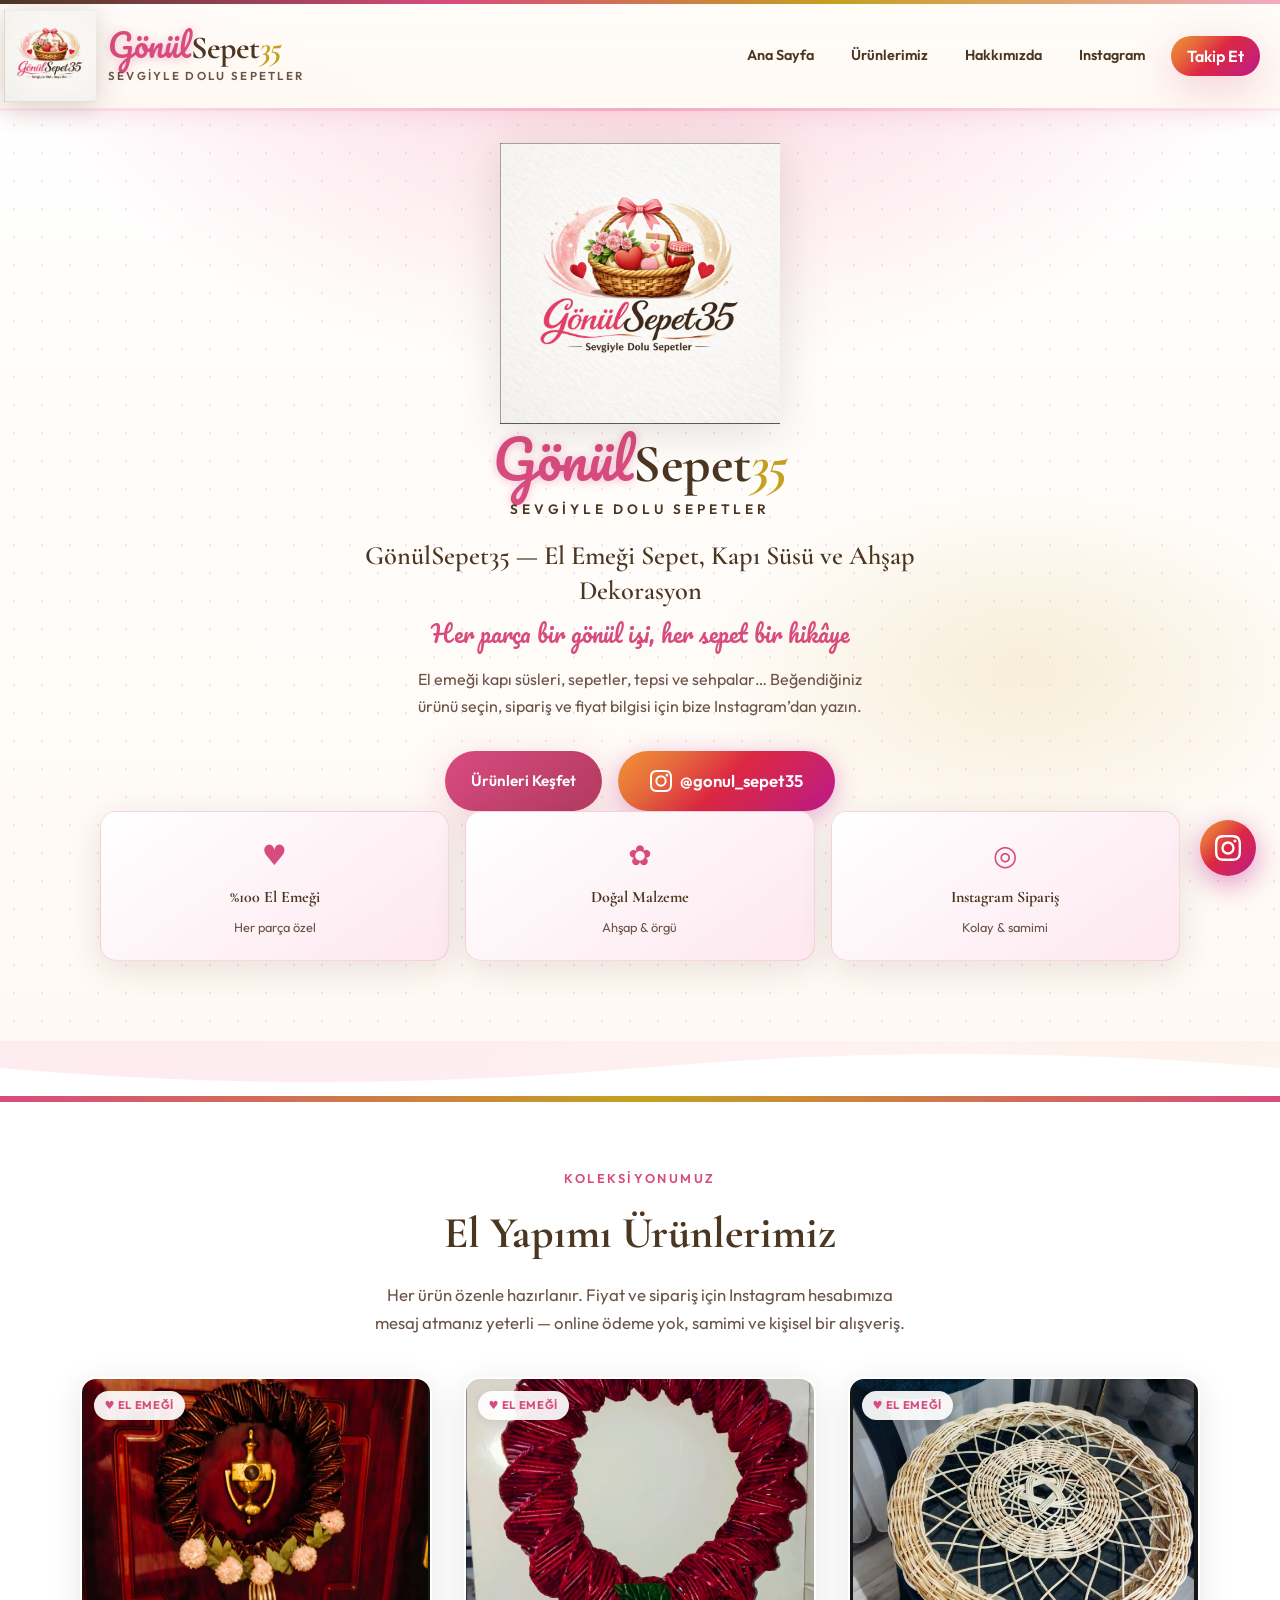
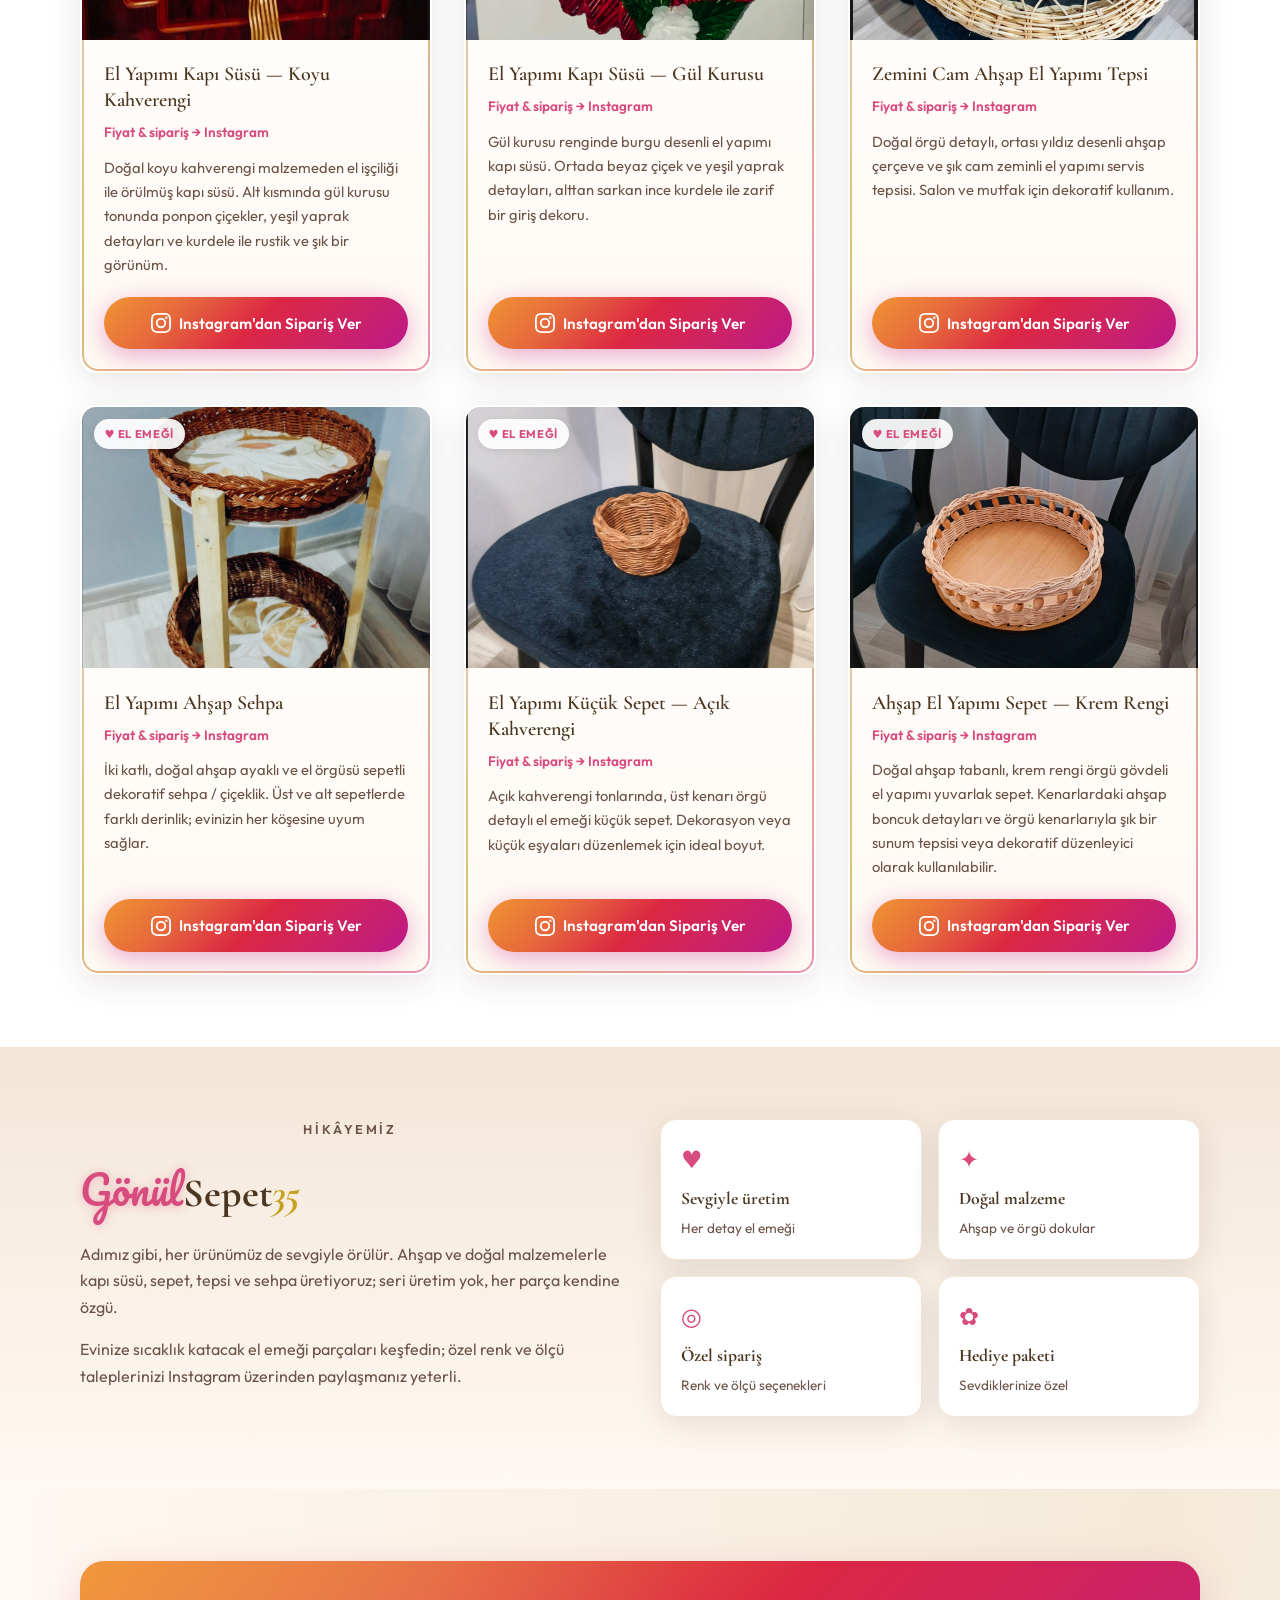
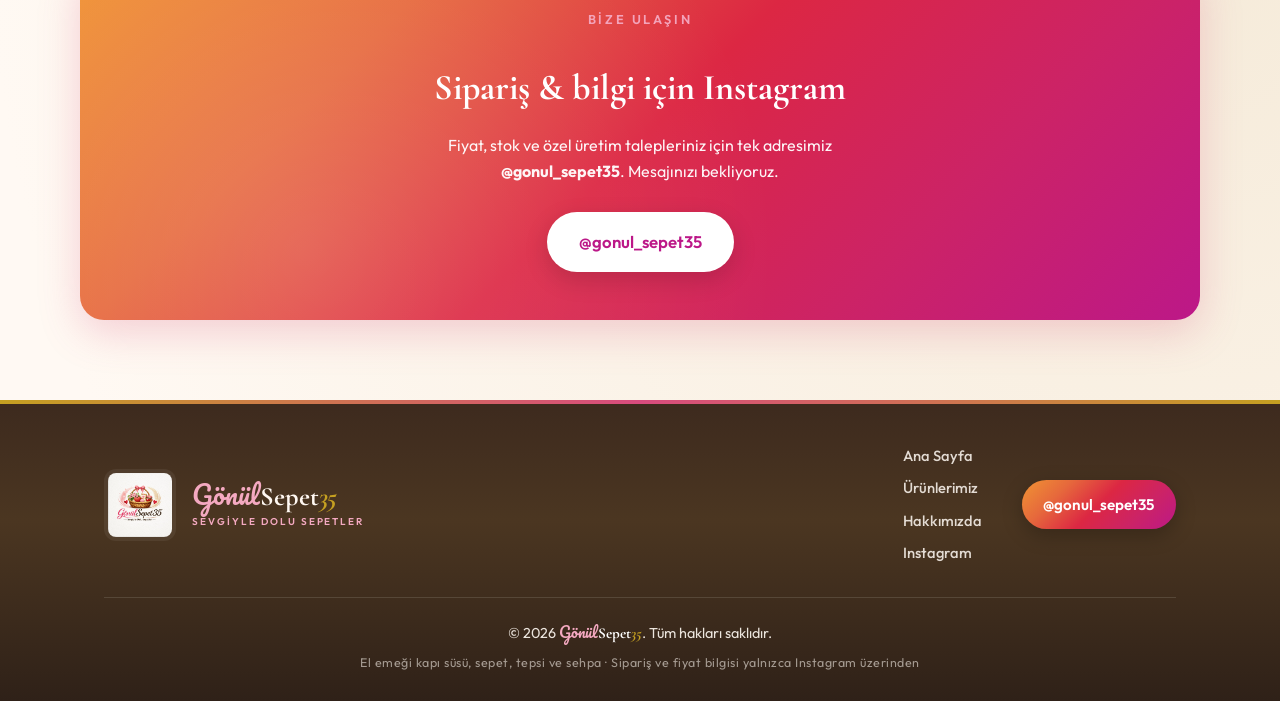
<file: index.html>
<!DOCTYPE html>
<html lang="tr">
  <head>
    <meta charset="UTF-8" />
    <meta http-equiv="Content-Type" content="text/html; charset=UTF-8" />
    <meta name="google-site-verification" content="9hjDCKHEeO-C4iwMTNm9UfPJUq6JyM779s9bv1-FXoI" />
    <meta name="viewport" content="width=device-width, initial-scale=1.0" />
    <!-- GitHub Pages yayın adresinizi aşağıdaki SITE_URL ile değiştirin -->
    <!-- SITE_URL: https://KULLANICIADI.github.io/el-emegi-sepet/ -->
    <meta
      name="description"
      content="GönülSepet35 — El emeği ahşap sepet, kapı süsü, cam zeminli tepsi ve sehpa. İzmir ve Türkiye geneli sipariş için Instagram @gonul_sepet35."
    />
    <meta
      name="keywords"
      content="GönülSepet35, el emeği sepet, ahşap sepet, kapı süsü, el yapımı tepsi, ahşap sehpa, gönül sepet, hasır sepet, hediye sepeti, Instagram sipariş"
    />
    <meta name="author" content="GönülSepet35" />
    <meta name="robots" content="index, follow" />
    <meta name="googlebot" content="index, follow" />
    <meta name="theme-color" content="#4b3621" />
    <link rel="canonical" href="https://gonulsepet35.github.io/el-emegi-sepet/" id="canonical-link" />
    <meta property="og:type" content="website" />
    <meta property="og:locale" content="tr_TR" />
    <meta property="og:site_name" content="GönülSepet35" />
    <meta
      property="og:title"
      content="GönülSepet35 | El Emeği Sepet, Kapı Süsü ve Dekoratif Ürünler"
    />
    <meta
      property="og:description"
      content="Sevgiyle dolu el emeği ürünler. Kapı süsü, sepet, tepsi ve sehpa. Sipariş ve fiyat için @gonul_sepet35 Instagram."
    />
    <meta
      property="og:image"
      content="https://gonulsepet35.github.io/el-emegi-sepet/images/logo.png"
    />
    <meta name="twitter:card" content="summary_large_image" />
    <meta name="twitter:title" content="GönülSepet35 | Sevgiyle Dolu Sepetler" />
    <meta
      name="twitter:description"
      content="El emeği ahşap sepet ve dekoratif ürünler. Sipariş: @gonul_sepet35"
    />
    <title>GönülSepet35 | El Emeği Sepet, Kapı Süsü ve Ahşap Ürünler</title>
    <link rel="preconnect" href="https://fonts.googleapis.com" />
    <link rel="preconnect" href="https://fonts.gstatic.com" crossorigin />
    <link
      href="https://fonts.googleapis.com/css2?family=Cormorant+Garamond:wght@500;600;700&family=Outfit:wght@400;500;600;700&family=Pacifico&display=swap"
      rel="stylesheet"
    />
    <link rel="stylesheet" href="style.css" />
    <link rel="icon" href="images/logo.png" type="image/png" />
    <link rel="apple-touch-icon" href="images/logo.png" />
    <script type="application/ld+json" id="schema-isletme">
      {
        "@context": "https://schema.org",
        "@type": "LocalBusiness",
        "name": "GönülSepet35",
        "description": "El emeği ahşap sepet, kapı süsü, cam zeminli tepsi ve ahşap sehpa üretimi. Sipariş Instagram üzerinden.",
        "image": "images/logo.png",
        "url": "https://gonulsepet35.github.io/el-emegi-sepet/",
        "sameAs": [
          "https://www.instagram.com/gonul_sepet35/"
        ],
        "areaServed": {
          "@type": "Country",
          "name": "Türkiye"
        },
        "knowsAbout": [
          "el emeği sepet",
          "kapı süsü",
          "ahşap tepsi",
          "ahşap sehpa",
          "hediye sepeti"
        ]
      }
    </script>
    <script type="application/ld+json">
      {
        "@context": "https://schema.org",
        "@type": "ItemList",
        "name": "GönülSepet35 Ürünleri",
        "itemListElement": [
          {
            "@type": "ListItem",
            "position": 1,
            "name": "El Yapımı Kapı Süsü Koyu Kahverengi"
          },
          {
            "@type": "ListItem",
            "position": 2,
            "name": "El Yapımı Kapı Süsü Gül Kurusu"
          },
          {
            "@type": "ListItem",
            "position": 3,
            "name": "Zemini Cam Ahşap El Yapımı Tepsi"
          },
          {
            "@type": "ListItem",
            "position": 4,
            "name": "El Yapımı Ahşap Sehpa"
          },
          {
            "@type": "ListItem",
            "position": 5,
            "name": "El Yapımı Küçük Sepet Açık Kahverengi"
          },
          {
            "@type": "ListItem",
            "position": 6,
            "name": "Ahşap El Yapımı Sepet Krem Rengi"
          }
        ]
      }
    </script>
  </head>
  <body>
    <div class="dekor dekor--sol" aria-hidden="true"></div>
    <div class="dekor dekor--sag" aria-hidden="true"></div>
    <div class="kalp kalp--1" aria-hidden="true">♥</div>
    <div class="kalp kalp--2" aria-hidden="true">♥</div>
    <div class="kalp kalp--3" aria-hidden="true">✦</div>

    <header class="header">
      <div class="header-cizgi" aria-hidden="true"></div>
      <div class="header-inner">
        <a href="#anasayfa" class="logo-block">
          <img
            src="images/logo.png"
            alt=""
            class="logo-img"
            alt="GönülSepet35 el emeği sepet ve kapı süsü"
            width="220"
            height="92"
          />
          <span class="logo-yazi">
            <span class="marka marka--header" aria-label="GönülSepet35">
              <span class="marka-gonul">Gönül</span><span class="marka-sepet">Sepet</span><span class="marka-num">35</span>
            </span>
            <span class="marka-slogan marka-slogan--header">Sevgiyle Dolu Sepetler</span>
          </span>
        </a>
        <button
          type="button"
          class="menu-toggle"
          aria-label="Menüyü aç/kapat"
          aria-expanded="false"
        >
          <span></span>
          <span></span>
          <span></span>
        </button>
        <nav class="nav" aria-label="Ana menü">
          <a href="#anasayfa">Ana Sayfa</a>
          <a href="#urunler">Ürünlerimiz</a>
          <a href="#hakkimizda">Hakkımızda</a>
          <a href="#instagram">Instagram</a>
          <a
            href="https://www.instagram.com/gonul_sepet35?igsh=MTEwN25yNndoY3p3ZQ=="
            class="nav-ig"
            data-instagram
            target="_blank"
            rel="noopener noreferrer"
            >Takip Et</a
          >
        </nav>
      </div>
    </header>

    <main>
      <section id="anasayfa" class="hero">
        <div class="hero-inner fade-in">
          <img
            src="images/logo.png"
            alt=""
            class="hero-logo"
            width="320"
            height="320"
            aria-hidden="true"
          />
          <div class="hero-marka-wrap">
            <span class="marka marka--hero" aria-label="GönülSepet35">
              <span class="marka-gonul">Gönül</span><span class="marka-sepet">Sepet</span><span class="marka-num">35</span>
            </span>
            <span class="marka-slogan marka-slogan--hero">Sevgiyle Dolu Sepetler</span>
          </div>
          <h1 class="hero-baslik">
            GönülSepet35 — El Emeği Sepet, Kapı Süsü ve Ahşap Dekorasyon
          </h1>
          <p class="hero-alt-baslik">Her parça bir gönül işi, her sepet bir hikâye</p>
          <p class="hero-metin">
            El emeği kapı süsleri, sepetler, tepsi ve sehpalar… Beğendiğiniz ürünü
            seçin, sipariş ve fiyat bilgisi için bize Instagram’dan yazın.
          </p>
          <div class="hero-butonlar">
            <a href="#urunler" class="btn btn-primary">Ürünleri Keşfet</a>
            <a
              href="https://www.instagram.com/gonul_sepet35?igsh=MTEwN25yNndoY3p3ZQ=="
              class="btn btn-instagram btn-instagram--buyuk"
              data-instagram
              target="_blank"
              rel="noopener noreferrer"
            >
              <svg class="btn-ig-icon" viewBox="0 0 24 24" aria-hidden="true" width="22" height="22"><path fill="currentColor" d="M12 2.163c3.204 0 3.584.012 4.85.07 3.252.148 4.771 1.691 4.919 4.919.058 1.265.069 1.645.069 4.849 0 3.205-.012 3.584-.069 4.849-.149 3.225-1.664 4.771-4.919 4.919-1.266.058-1.644.07-4.85.07-3.204 0-3.584-.012-4.849-.07-3.26-.149-4.771-1.699-4.919-4.92-.058-1.265-.07-1.644-.07-4.849 0-3.204.013-3.583.07-4.849.149-3.227 1.664-4.771 4.919-4.919 1.266-.057 1.645-.069 4.849-.069zM12 0C8.741 0 8.333.014 7.053.072 2.695.272.273 2.69.073 7.052.014 8.333 0 8.741 0 12c0 3.259.014 3.668.072 4.948.2 4.358 2.618 6.78 6.98 6.98C8.333 23.986 8.741 24 12 24c3.259 0 3.668-.014 4.948-.072 4.354-.2 6.782-2.618 6.979-6.98.059-1.28.073-1.689.073-4.948 0-3.259-.014-3.667-.072-4.947-.196-4.354-2.617-6.78-6.979-6.98C15.668.014 15.259 0 12 0zm0 5.838a6.162 6.162 0 1 0 0 12.324 6.162 6.162 0 0 0 0-12.324zM12 16a4 4 0 1 1 0-8 4 4 0 0 1 0 8zm6.406-11.845a1.44 1.44 0 1 0 0 2.881 1.44 1.44 0 0 0 0-2.881z"/></svg>
              @gonul_sepet35
            </a>
          </div>
        </div>
        <div class="ozellik-serit fade-in">
          <div class="ozellik-kutu">
            <span class="ozellik-ikon">♥</span>
            <strong>%100 El Emeği</strong>
            <span>Her parça özel</span>
          </div>
          <div class="ozellik-kutu">
            <span class="ozellik-ikon">✿</span>
            <strong>Doğal Malzeme</strong>
            <span>Ahşap &amp; örgü</span>
          </div>
          <div class="ozellik-kutu">
            <span class="ozellik-ikon">◎</span>
            <strong>Instagram Sipariş</strong>
            <span>Kolay &amp; samimi</span>
          </div>
        </div>
      </section>

      <div class="dalga-ayrac" aria-hidden="true">
        <svg viewBox="0 0 1200 80" preserveAspectRatio="none">
          <path d="M0,40 Q300,80 600,40 T1200,40 L1200,80 L0,80 Z" fill="currentColor"/>
        </svg>
      </div>

      <section id="urunler" class="section">
        <div class="section-inner fade-in">
          <p class="section-etiket">Koleksiyonumuz</p>
          <h2 class="section-baslik">El Yapımı Ürünlerimiz</h2>
          <p class="section-alt-baslik">
            Her ürün özenle hazırlanır. Fiyat ve sipariş için Instagram hesabımıza
            mesaj atmanız yeterli — online ödeme yok, samimi ve kişisel bir alışveriş.
          </p>
          <p id="urunler-yukleniyor" class="urunler-durum">Ürünler yükleniyor…</p>
          <p id="urunler-hata" class="urunler-durum" hidden></p>
          <div id="urunler-grid" class="urunler-grid" aria-live="polite"></div>
        </div>
      </section>

      <section id="hakkimizda" class="section section--warm">
        <div class="section-inner hakkimizda-grid fade-in">
          <div>
            <p class="section-etiket">Hikâyemiz</p>
            <h2 class="section-baslik section-baslik--sol">
              <span class="marka marka--section" aria-label="GönülSepet35">
                <span class="marka-gonul">Gönül</span><span class="marka-sepet">Sepet</span><span class="marka-num">35</span>
              </span>
            </h2>
            <p>
              Adımız gibi, her ürünümüz de sevgiyle örülür. Ahşap ve doğal
              malzemelerle kapı süsü, sepet, tepsi ve sehpa üretiyoruz; seri üretim yok,
              her parça kendine özgü.
            </p>
            <p>
              Evinize sıcaklık katacak el emeği parçaları keşfedin; özel renk ve ölçü
              taleplerinizi Instagram üzerinden paylaşmanız yeterli.
            </p>
          </div>
          <ul class="hakkimizda-kartlar">
            <li class="hakkimizda-kart">
              <span class="hakkimizda-ikon" aria-hidden="true">♥</span>
              <strong>Sevgiyle üretim</strong>
              <span>Her detay el emeği</span>
            </li>
            <li class="hakkimizda-kart">
              <span class="hakkimizda-ikon" aria-hidden="true">✦</span>
              <strong>Doğal malzeme</strong>
              <span>Ahşap ve örgü dokular</span>
            </li>
            <li class="hakkimizda-kart">
              <span class="hakkimizda-ikon" aria-hidden="true">◎</span>
              <strong>Özel sipariş</strong>
              <span>Renk ve ölçü seçenekleri</span>
            </li>
            <li class="hakkimizda-kart">
              <span class="hakkimizda-ikon" aria-hidden="true">✿</span>
              <strong>Hediye paketi</strong>
              <span>Sevdiklerinize özel</span>
            </li>
          </ul>
        </div>
      </section>

      <section id="instagram" class="section section--ig">
        <div class="section-inner fade-in">
          <div class="ig-banner">
            <div class="ig-banner-icerik">
              <p class="section-etiket section-etiket--acik">Bize ulaşın</p>
              <h2 class="ig-banner-baslik">Sipariş &amp; bilgi için Instagram</h2>
              <p>
                Fiyat, stok ve özel üretim talepleriniz için tek adresimiz
                <strong>@gonul_sepet35</strong>. Mesajınızı bekliyoruz.
              </p>
              <a
                href="https://www.instagram.com/gonul_sepet35?igsh=MTEwN25yNndoY3p3ZQ=="
                class="btn btn-instagram btn-instagram--buyuk"
                data-instagram
                data-instagram-label="@gonul_sepet35"
                target="_blank"
                rel="noopener noreferrer"
              >
                <svg class="btn-ig-icon" viewBox="0 0 24 24" aria-hidden="true" width="22" height="22"><path fill="currentColor" d="M12 2.163c3.204 0 3.584.012 4.85.07 3.252.148 4.771 1.691 4.919 4.919.058 1.265.069 1.645.069 4.849 0 3.205-.012 3.584-.069 4.849-.149 3.225-1.664 4.771-4.919 4.919-1.266.058-1.644.07-4.85.07-3.204 0-3.584-.012-4.849-.07-3.26-.149-4.771-1.699-4.919-4.92-.058-1.265-.07-1.644-.07-4.849 0-3.204.013-3.583.07-4.849.149-3.227 1.664-4.771 4.919-4.919 1.266-.057 1.645-.069 4.849-.069zM12 0C8.741 0 8.333.014 7.053.072 2.695.272.273 2.69.073 7.052.014 8.333 0 8.741 0 12c0 3.259.014 3.668.072 4.948.2 4.358 2.618 6.78 6.98 6.98C8.333 23.986 8.741 24 12 24c3.259 0 3.668-.014 4.948-.072 4.354-.2 6.782-2.618 6.979-6.98.059-1.28.073-1.689.073-4.948 0-3.259-.014-3.667-.072-4.947-.196-4.354-2.617-6.78-6.979-6.98C15.668.014 15.259 0 12 0zm0 5.838a6.162 6.162 0 1 0 0 12.324 6.162 6.162 0 0 0 0-12.324zM12 16a4 4 0 1 1 0-8 4 4 0 0 1 0 8zm6.406-11.845a1.44 1.44 0 1 0 0 2.881 1.44 1.44 0 0 0 0-2.881z"/></svg>
                Instagram'da Bizi Bulun
              </a>
            </div>
          </div>
        </div>
      </section>
    </main>

    <footer class="footer">
      <div class="footer-cizgi" aria-hidden="true"></div>
      <div class="footer-icerik">
        <div class="footer-ust">
          <a href="#anasayfa" class="footer-marka-blok">
            <img src="images/logo.png" alt="GönülSepet35 logo" class="footer-logo" width="100" height="100" />
            <span class="footer-marka-yazi">
              <span class="marka marka--footer" aria-label="GönülSepet35">
                <span class="marka-gonul">Gönül</span><span class="marka-sepet">Sepet</span><span class="marka-num">35</span>
              </span>
              <span class="marka-slogan marka-slogan--footer">Sevgiyle Dolu Sepetler</span>
            </span>
          </a>
          <nav class="footer-nav" aria-label="Alt menü">
            <a href="#anasayfa">Ana Sayfa</a>
            <a href="#urunler">Ürünlerimiz</a>
            <a href="#hakkimizda">Hakkımızda</a>
            <a href="#instagram">Instagram</a>
          </nav>
          <a
            href="https://www.instagram.com/gonul_sepet35?igsh=MTEwN25yNndoY3p3ZQ=="
            class="footer-ig-btn"
            data-instagram
            target="_blank"
            rel="noopener noreferrer"
          >
            <svg viewBox="0 0 24 24" width="20" height="20" aria-hidden="true"><path fill="currentColor" d="M12 2.163c3.204 0 3.584.012 4.85.07 3.252.148 4.771 1.691 4.919 4.919.058 1.265.069 1.645.069 4.849 0 3.205-.012 3.584-.069 4.849-.149 3.225-1.664 4.771-4.919 4.919-1.266.058-1.644.07-4.85.07-3.204 0-3.584-.012-4.849-.07-3.26-.149-4.771-1.699-4.919-4.92-.058-1.265-.07-1.644-.07-4.849 0-3.204.013-3.583.07-4.849.149-3.227 1.664-4.771 4.919-4.919 1.266-.057 1.645-.069 4.849-.069zM12 0C8.741 0 8.333.014 7.053.072 2.695.272.273 2.69.073 7.052.014 8.333 0 8.741 0 12c0 3.259.014 3.668.072 4.948.2 4.358 2.618 6.78 6.98 6.98C8.333 23.986 8.741 24 12 24c3.259 0 3.668-.014 4.948-.072 4.354-.2 6.782-2.618 6.979-6.98.059-1.28.073-1.689.073-4.948 0-3.259-.014-3.667-.072-4.947-.196-4.354-2.617-6.78-6.979-6.98C15.668.014 15.259 0 12 0zm0 5.838a6.162 6.162 0 1 0 0 12.324 6.162 6.162 0 0 0 0-12.324zM12 16a4 4 0 1 1 0-8 4 4 0 0 1 0 8zm6.406-11.845a1.44 1.44 0 1 0 0 2.881 1.44 1.44 0 0 0 0-2.881z"/></svg>
            @gonul_sepet35
          </a>
        </div>
        <div class="footer-alt">
          <p class="footer-telif">
            © <span id="yil"></span>
            <span class="marka marka--telif" aria-label="GönülSepet35">
              <span class="marka-gonul">Gönül</span><span class="marka-sepet">Sepet</span><span class="marka-num">35</span>
            </span>.
            Tüm hakları saklıdır.
          </p>
          <p class="footer-not">
            El emeği kapı süsü, sepet, tepsi ve sehpa · Sipariş ve fiyat bilgisi yalnızca Instagram üzerinden
          </p>
        </div>
      </div>
    </footer>

    <a
      href="https://www.instagram.com/gonul_sepet35?igsh=MTEwN25yNndoY3p3ZQ=="
      class="ig-yuzen"
      data-instagram
      target="_blank"
      rel="noopener noreferrer"
      aria-label="Instagram'da GönülSepet35"
    >
      <svg viewBox="0 0 24 24" aria-hidden="true" width="26" height="26"><path fill="currentColor" d="M12 2.163c3.204 0 3.584.012 4.85.07 3.252.148 4.771 1.691 4.919 4.919.058 1.265.069 1.645.069 4.849 0 3.205-.012 3.584-.069 4.849-.149 3.225-1.664 4.771-4.919 4.919-1.266.058-1.644.07-4.85.07-3.204 0-3.584-.012-4.849-.07-3.26-.149-4.771-1.699-4.919-4.92-.058-1.265-.07-1.644-.07-4.849 0-3.204.013-3.583.07-4.849.149-3.227 1.664-4.771 4.919-4.919 1.266-.057 1.645-.069 4.849-.069zM12 0C8.741 0 8.333.014 7.053.072 2.695.272.273 2.69.073 7.052.014 8.333 0 8.741 0 12c0 3.259.014 3.668.072 4.948.2 4.358 2.618 6.78 6.98 6.98C8.333 23.986 8.741 24 12 24c3.259 0 3.668-.014 4.948-.072 4.354-.2 6.782-2.618 6.979-6.98.059-1.28.073-1.689.073-4.948 0-3.259-.014-3.667-.072-4.947-.196-4.354-2.617-6.78-6.979-6.98C15.668.014 15.259 0 12 0zm0 5.838a6.162 6.162 0 1 0 0 12.324 6.162 6.162 0 0 0 0-12.324zM12 16a4 4 0 1 1 0-8 4 4 0 0 1 0 8zm6.406-11.845a1.44 1.44 0 1 0 0 2.881 1.44 1.44 0 0 0 0-2.881z"/></svg>
    </a>

    <script id="site-veri" type="application/json">
{
  "instagram": "https://www.instagram.com/gonul_sepet35?igsh=MTEwN25yNndoY3p3ZQ==",
  "instagramKullanici": "@gonul_sepet35",
  "urunler": [
    {
      "id": 1,
      "isim": "El Yapımı Kapı Süsü — Koyu Kahverengi",
      "fiyat": 0,
      "aciklama": "Doğal koyu kahverengi malzemeden el işçiliği ile örülmüş kapı süsü. Alt kısmında gül kurusu tonunda ponpon çiçekler, yeşil yaprak detayları ve kurdele ile rustik ve şık bir görünüm.",
      "gorsel": "images/kapi-susu-koyu-kahve.png"
    },
    {
      "id": 2,
      "isim": "El Yapımı Kapı Süsü — Gül Kurusu",
      "fiyat": 0,
      "aciklama": "Gül kurusu renginde burgu desenli el yapımı kapı süsü. Ortada beyaz çiçek ve yeşil yaprak detayları, alttan sarkan ince kurdele ile zarif bir giriş dekoru.",
      "gorsel": "images/kapi-susu-gul-kurusu.png"
    },
    {
      "id": 3,
      "isim": "Zemini Cam Ahşap El Yapımı Tepsi",
      "fiyat": 0,
      "aciklama": "Doğal örgü detaylı, ortası yıldız desenli ahşap çerçeve ve şık cam zeminli el yapımı servis tepsisi. Salon ve mutfak için dekoratif kullanım.",
      "gorsel": "images/tepsi-cam-zemin.png"
    },
    {
      "id": 4,
      "isim": "El Yapımı Ahşap Sehpa",
      "fiyat": 0,
      "aciklama": "İki katlı, doğal ahşap ayaklı ve el örgüsü sepetli dekoratif sehpa / çiçeklik. Üst ve alt sepetlerde farklı derinlik; evinizin her köşesine uyum sağlar.",
      "gorsel": "images/sehpa-ahsap.png"
    },
    {
      "id": 5,
      "isim": "El Yapımı Küçük Sepet — Açık Kahverengi",
      "fiyat": 0,
      "aciklama": "Açık kahverengi tonlarında, üst kenarı örgü detaylı el emeği küçük sepet. Dekorasyon veya küçük eşyaları düzenlemek için ideal boyut.",
      "gorsel": "images/sepet-kucuk-acik-kahve.png"
    },
    {
      "id": 6,
      "isim": "Ahşap El Yapımı Sepet — Krem Rengi",
      "fiyat": 0,
      "aciklama": "Doğal ahşap tabanlı, krem rengi örgü gövdeli el yapımı yuvarlak sepet. Kenarlardaki ahşap boncuk detayları ve örgü kenarlarıyla şık bir sunum tepsisi veya dekoratif düzenleyici olarak kullanılabilir.",
      "gorsel": "images/sepet-krem-ahsap.png"
    }
  ]
}
    </script>
    <script>
      const yilEl = document.getElementById("yil");
      if (yilEl) yilEl.textContent = new Date().getFullYear();
    </script>
    <script src="script.js" defer></script>
  </body>
</html>
</file>
<file: style.css>
/* GönülSepet35 — pembe, kahve, krem marka teması */

:root {
  --pembe: #d84b7e;
  --pembe-acik: #f4a9c1;
  --pembe-soft: #fde8ef;
  --kahve: #4b3621;
  --kahve-orta: #6d4c35;
  --altin: #c5a021;
  --krem: #fff9f3;
  --krem-koyu: #f3e6d8;
  --beyaz: #ffffff;
  --metin: #3d2a22;
  --metin-acik: #6b5348;
  --ig-gradient: linear-gradient(
    135deg,
    #f09433 0%,
    #e6683c 25%,
    #dc2743 50%,
    #cc2366 75%,
    #bc1888 100%
  );
  --golge: 0 8px 32px rgba(75, 44, 32, 0.12);
  --golge-pembe: 0 12px 40px rgba(217, 79, 122, 0.25);
  --radius: 16px;
  --font: "Outfit", system-ui, sans-serif;
  --font-serif: "Cormorant Garamond", Georgia, serif;
  --font-script: "Pacifico", cursive;
  --max: 1120px;
  --header-h: 104px;
}

*,
*::before,
*::after {
  box-sizing: border-box;
}

html {
  scroll-behavior: smooth;
  scroll-padding-top: var(--header-h);
}

body {
  margin: 0;
  font-family: var(--font);
  font-size: 1rem;
  line-height: 1.65;
  color: var(--metin);
  background:
    radial-gradient(circle at 10% 20%, var(--pembe-soft) 0%, transparent 40%),
    radial-gradient(circle at 90% 80%, #f5ead8 0%, transparent 35%),
    var(--krem);
  overflow-x: hidden;
}

img {
  max-width: 100%;
  height: auto;
  display: block;
}

a {
  color: var(--kahve-orta);
  text-decoration: none;
  transition: color 0.2s, transform 0.2s;
}

/* Dekoratif arka plan lekeleri */
.dekor {
  position: fixed;
  width: 420px;
  height: 420px;
  border-radius: 50%;
  filter: blur(80px);
  opacity: 0.45;
  pointer-events: none;
  z-index: 0;
}

.dekor--sol {
  top: -120px;
  left: -140px;
  background: var(--pembe-acik);
}

.dekor--sag {
  bottom: -100px;
  right: -120px;
  background: #e8d4a8;
}

main,
.header,
.footer,
.ig-yuzen {
  position: relative;
  z-index: 1;
}

/* --- Uçan kalpler --- */
.kalp {
  position: fixed;
  font-size: 1.25rem;
  color: var(--pembe);
  opacity: 0.35;
  pointer-events: none;
  z-index: 0;
  animation: kalp-yuksel 8s ease-in-out infinite;
}

.kalp--1 { top: 18%; left: 8%; animation-delay: 0s; }
.kalp--2 { top: 55%; right: 6%; color: var(--altin); animation-delay: 2s; font-size: 1rem; }
.kalp--3 { bottom: 25%; left: 12%; animation-delay: 4s; font-size: 0.9rem; }

@keyframes kalp-yuksel {
  0%, 100% { transform: translateY(0) rotate(0deg); opacity: 0.25; }
  50% { transform: translateY(-20px) rotate(12deg); opacity: 0.5; }
}

/* --- Header --- */
.header {
  position: sticky;
  top: 0;
  z-index: 100;
  background: linear-gradient(
    180deg,
    rgba(255, 252, 248, 0.98) 0%,
    rgba(255, 249, 243, 0.94) 100%
  );
  backdrop-filter: blur(14px);
  box-shadow: 0 4px 24px rgba(217, 79, 122, 0.12);
}

.header-cizgi {
  height: 4px;
  background: linear-gradient(
    90deg,
    var(--kahve) 0%,
    var(--pembe) 35%,
    var(--altin) 65%,
    var(--pembe-acik) 100%
  );
}

.header-inner {
  width: 100%;
  max-width: none;
  margin: 0;
  padding: 0.3rem 1.25rem 0.3rem 0;
  min-height: var(--header-h);
  display: flex;
  align-items: center;
  justify-content: flex-start;
  gap: 0.75rem;
}

.logo-block {
  display: flex;
  align-items: center;
  gap: 0.75rem;
  text-decoration: none;
  color: inherit;
  flex-shrink: 0;
  margin-right: auto;
  padding-left: 0.25rem;
}

.logo-block:hover .marka-gonul {
  filter: brightness(1.08);
}

.logo-img {
  height: 92px;
  width: auto;
  object-fit: contain;
  filter: drop-shadow(0 4px 14px rgba(75, 54, 33, 0.22));
}

.logo-yazi {
  display: flex;
  flex-direction: column;
  align-items: flex-start;
  gap: 0.15rem;
}

/* --- Marka yazısı (logo ile aynı stil, tüm sitede) --- */
.marka {
  display: inline-block;
  line-height: 1;
  white-space: nowrap;
}

.marka-gonul {
  font-family: var(--font-script);
  color: var(--pembe);
  font-weight: 400;
  text-shadow: 0 1px 10px rgba(216, 75, 126, 0.35);
}

.marka-sepet {
  font-family: var(--font-serif), Georgia, "Times New Roman", serif;
  font-weight: 700;
  color: var(--kahve);
  letter-spacing: 0;
}

.marka-num {
  font-family: var(--font-serif);
  font-weight: 700;
  font-style: italic;
  color: var(--altin);
  letter-spacing: -0.02em;
}

.marka-slogan {
  display: block;
  font-family: var(--font);
  font-weight: 600;
  letter-spacing: 0.22em;
  text-transform: uppercase;
  color: var(--kahve);
  line-height: 1.3;
}

.marka--header {
  font-size: clamp(1.5rem, 4.2vw, 2rem);
}

.marka-slogan--header {
  font-size: clamp(0.58rem, 1.6vw, 0.72rem);
  letter-spacing: 0.2em;
  color: var(--metin-acik);
  margin-top: 0.2rem;
}

.marka--hero {
  font-size: clamp(2.25rem, 7vw, 3.35rem);
}

.marka-slogan--hero {
  font-size: clamp(0.7rem, 2vw, 0.85rem);
  margin-top: 0.65rem;
  letter-spacing: 0.28em;
  color: var(--kahve);
}

.marka--section {
  font-size: clamp(1.85rem, 4.5vw, 2.5rem);
}

.marka--footer {
  font-size: clamp(1.35rem, 3vw, 1.65rem);
}

.marka-slogan--footer {
  font-size: 0.62rem;
  letter-spacing: 0.2em;
  color: var(--pembe-acik);
  margin-top: 0.35rem;
}

.marka--telif {
  font-size: 1.05em;
  vertical-align: baseline;
}

.marka--telif .marka-gonul,
.marka--telif .marka-sepet,
.marka--telif .marka-num {
  text-shadow: none;
}

/* Alt bilgi: koyu zemin — Sepet kahverengi kaybolmasın */
.footer .marka-sepet {
  color: #fff8f2;
}

.footer .marka-gonul {
  color: var(--pembe-acik);
  text-shadow: none;
}

.footer .marka-num {
  color: var(--altin);
}

.header::after {
  content: "";
  display: block;
  height: 3px;
  background: linear-gradient(90deg, var(--pembe-soft), var(--pembe-acik), var(--pembe-soft));
}

.menu-toggle {
  order: 2;
  margin-left: 0.5rem;
}

.nav {
  display: flex;
  gap: 0.35rem 1rem;
  align-items: center;
  flex-wrap: wrap;
  margin-left: auto;
  order: 3;
}

.nav a:not(.nav-ig) {
  font-weight: 600;
  font-size: 0.9rem;
  color: var(--kahve);
  padding: 0.4rem 0.65rem;
  border-radius: 8px;
  position: relative;
}

.nav a:not(.nav-ig)::after {
  content: "";
  position: absolute;
  left: 0.65rem;
  right: 0.65rem;
  bottom: 0.2rem;
  height: 2px;
  background: linear-gradient(90deg, var(--pembe), var(--altin));
  transform: scaleX(0);
  transition: transform 0.25s;
  border-radius: 2px;
}

.nav a:not(.nav-ig):hover,
.nav a:not(.nav-ig):focus-visible {
  color: var(--pembe);
  background: var(--pembe-soft);
}

.nav a:not(.nav-ig):hover::after {
  transform: scaleX(1);
}

.nav-ig {
  background: var(--ig-gradient);
  color: var(--beyaz) !important;
  padding: 0.45rem 1rem !important;
  border-radius: 999px;
  font-weight: 600 !important;
  box-shadow: var(--golge-pembe);
}

.nav-ig:hover {
  transform: translateY(-2px);
  filter: brightness(1.05);
}

.menu-toggle {
  display: none;
  flex-direction: column;
  justify-content: center;
  gap: 5px;
  width: 44px;
  height: 44px;
  padding: 10px;
  border: none;
  background: var(--pembe-soft);
  border-radius: 10px;
  cursor: pointer;
}

.menu-toggle span {
  display: block;
  height: 2px;
  background: var(--kahve);
  border-radius: 1px;
}

/* --- Hero --- */
.hero {
  padding: 2rem 1.25rem 2rem;
  text-align: center;
  background:
    radial-gradient(ellipse 90% 70% at 50% -10%, rgba(248, 180, 200, 0.55) 0%, transparent 55%),
    radial-gradient(ellipse 50% 40% at 80% 60%, rgba(201, 162, 39, 0.15) 0%, transparent 50%),
    linear-gradient(180deg, var(--beyaz) 0%, var(--krem) 100%);
  position: relative;
}

.hero::before {
  content: "";
  position: absolute;
  inset: 0;
  background-image: radial-gradient(var(--pembe-acik) 1px, transparent 1px);
  background-size: 28px 28px;
  opacity: 0.35;
  pointer-events: none;
}

.hero-inner {
  max-width: 640px;
  margin: 0 auto;
  position: relative;
  z-index: 1;
}

/* Özellik şeridi */
.ozellik-serit {
  display: grid;
  grid-template-columns: repeat(3, 1fr);
  gap: 1rem;
  max-width: var(--max);
  margin: 0 auto;
  padding: 0 1.25rem 3rem;
  position: relative;
  z-index: 1;
}

.ozellik-kutu {
  background: linear-gradient(145deg, var(--beyaz) 0%, var(--pembe-soft) 100%);
  border: 1px solid rgba(217, 79, 122, 0.2);
  border-radius: var(--radius);
  padding: 1.25rem 1rem;
  text-align: center;
  box-shadow: var(--golge);
  transition: transform 0.25s, box-shadow 0.25s;
}

.ozellik-kutu:hover {
  transform: translateY(-6px);
  box-shadow: var(--golge-pembe);
}

.ozellik-ikon {
  display: block;
  font-size: 1.75rem;
  color: var(--pembe);
  margin-bottom: 0.35rem;
}

.ozellik-kutu strong {
  display: block;
  font-family: var(--font-serif);
  color: var(--kahve);
  font-size: 1rem;
  margin-bottom: 0.2rem;
}

.ozellik-kutu span:last-child {
  font-size: 0.8rem;
  color: var(--metin-acik);
}

.dalga-ayrac {
  color: var(--beyaz);
  line-height: 0;
  margin-top: -1px;
}

.dalga-ayrac svg {
  width: 100%;
  height: 56px;
  display: block;
}

.hero-logo {
  width: min(280px, 75vw);
  margin: 0 auto 0.5rem;
  filter: drop-shadow(0 8px 24px rgba(75, 44, 32, 0.15));
  animation: logo-float 4s ease-in-out infinite;
}

@keyframes logo-float {
  0%,
  100% {
    transform: translateY(0);
  }
  50% {
    transform: translateY(-8px);
  }
}

.hero-marka-wrap {
  margin: 0.25rem 0 1.25rem;
  text-align: center;
}

.hero-baslik {
  font-family: var(--font-serif);
  font-size: clamp(1.25rem, 3.5vw, 1.65rem);
  font-weight: 600;
  color: var(--kahve);
  margin: 0 0 0.5rem;
  line-height: 1.35;
}

.hero-alt-baslik {
  font-family: var(--font-script);
  font-size: clamp(1.15rem, 3vw, 1.45rem);
  color: var(--pembe);
  margin: 0 0 1rem;
  line-height: 1.4;
}

.hero-metin {
  color: var(--metin-acik);
  margin: 0 auto 2rem;
  max-width: 28rem;
}

.hero-butonlar {
  display: flex;
  flex-wrap: wrap;
  gap: 1rem;
  justify-content: center;
}

/* --- Butonlar --- */
.btn {
  display: inline-flex;
  align-items: center;
  justify-content: center;
  gap: 0.5rem;
  padding: 0.85rem 1.6rem;
  font-family: var(--font);
  font-weight: 600;
  font-size: 0.95rem;
  border-radius: 999px;
  border: none;
  cursor: pointer;
  transition: transform 0.2s, box-shadow 0.2s, filter 0.2s;
}

.btn-primary {
  background: linear-gradient(135deg, var(--pembe) 0%, #b83d65 50%, var(--pembe) 100%);
  background-size: 200% auto;
  color: var(--beyaz);
  box-shadow: var(--golge-pembe);
  animation: btn-parla 3s linear infinite;
}

@keyframes btn-parla {
  0% { background-position: 0% center; }
  100% { background-position: 200% center; }
}

.btn-primary:hover {
  transform: translateY(-3px) scale(1.03);
  filter: brightness(1.08);
  color: var(--beyaz);
}

.btn-instagram {
  background: var(--ig-gradient);
  color: var(--beyaz);
  box-shadow: 0 6px 24px rgba(188, 24, 136, 0.35);
}

.btn-instagram:hover {
  transform: translateY(-3px);
  filter: brightness(1.06);
  color: var(--beyaz);
}

.btn-instagram--buyuk {
  padding: 1rem 2rem;
  font-size: 1.05rem;
}

.btn-ig-icon {
  flex-shrink: 0;
}

/* --- Bölümler --- */
.section {
  padding: 4.5rem 1.25rem;
}

.section-inner {
  max-width: var(--max);
  margin: 0 auto;
}

.section-etiket {
  display: block;
  text-align: center;
  font-size: 0.8rem;
  font-weight: 600;
  letter-spacing: 0.2em;
  text-transform: uppercase;
  color: var(--pembe);
  margin: 0 0 0.5rem;
}

.section-etiket--acik {
  color: var(--pembe-acik);
}

.section-baslik {
  font-family: var(--font-serif);
  font-size: clamp(2rem, 5vw, 2.75rem);
  font-weight: 700;
  color: var(--kahve);
  margin: 0 0 0.75rem;
  text-align: center;
}

.section-baslik--sol {
  text-align: left;
}

.section-baslik .marka {
  display: inline-block;
}

.section-alt-baslik {
  text-align: center;
  color: var(--metin-acik);
  margin: 0 auto 2.5rem;
  max-width: 34rem;
  font-size: 1.05rem;
}

#urunler {
  background: var(--beyaz);
  position: relative;
}

#urunler::before {
  content: "";
  position: absolute;
  top: 0;
  left: 0;
  right: 0;
  height: 6px;
  background: linear-gradient(90deg, var(--pembe), var(--altin), var(--pembe));
}

.urunler-durum {
  text-align: center;
  color: var(--metin-acik);
  padding: 2rem;
}

.urunler-grid {
  display: grid;
  grid-template-columns: repeat(auto-fill, minmax(300px, 1fr));
  gap: 2rem;
}

.urun-kart {
  display: flex;
  flex-direction: column;
  background: linear-gradient(180deg, var(--beyaz) 0%, var(--krem) 100%);
  border-radius: var(--radius);
  overflow: hidden;
  border: 2px solid transparent;
  background-clip: padding-box;
  box-shadow: var(--golge);
  transition: transform 0.35s, box-shadow 0.35s;
  position: relative;
}

.urun-kart::before {
  content: "";
  position: absolute;
  inset: 0;
  border-radius: var(--radius);
  padding: 2px;
  background: linear-gradient(135deg, var(--pembe-acik), var(--altin), var(--pembe));
  -webkit-mask: linear-gradient(#fff 0 0) content-box, linear-gradient(#fff 0 0);
  mask: linear-gradient(#fff 0 0) content-box, linear-gradient(#fff 0 0);
  -webkit-mask-composite: xor;
  mask-composite: exclude;
  opacity: 0.6;
  pointer-events: none;
  transition: opacity 0.3s;
}

.urun-kart:hover {
  transform: translateY(-10px) scale(1.02);
  box-shadow: var(--golge-pembe);
}

.urun-kart:hover::before {
  opacity: 1;
}

.urun-gorsel-parlama {
  position: absolute;
  inset: 0;
  background: linear-gradient(
    105deg,
    transparent 40%,
    rgba(255, 255, 255, 0.4) 50%,
    transparent 60%
  );
  transform: translateX(-100%);
  transition: transform 0.6s;
  pointer-events: none;
}

.urun-kart:hover .urun-gorsel-parlama {
  transform: translateX(100%);
}

.urun-gorsel-wrap {
  position: relative;
  aspect-ratio: 4 / 3;
  background: var(--krem-koyu);
  overflow: hidden;
}

.urun-gorsel {
  width: 100%;
  height: 100%;
  object-fit: cover;
  transition: transform 0.5s ease;
}

.urun-kart:hover .urun-gorsel {
  transform: scale(1.06);
}

.urun-rozet {
  position: absolute;
  top: 12px;
  left: 12px;
  background: rgba(255, 255, 255, 0.92);
  color: var(--pembe);
  font-size: 0.7rem;
  font-weight: 700;
  letter-spacing: 0.06em;
  text-transform: uppercase;
  padding: 0.35rem 0.65rem;
  border-radius: 999px;
  box-shadow: 0 2px 8px rgba(0, 0, 0, 0.08);
}

.urun-icerik {
  padding: 1.35rem;
  display: flex;
  flex-direction: column;
  flex: 1;
}

.urun-baslik {
  font-family: var(--font-serif);
  font-size: 1.25rem;
  font-weight: 600;
  margin: 0 0 0.5rem;
  color: var(--kahve);
  line-height: 1.3;
}

.urun-fiyat {
  font-size: 0.9rem;
  font-weight: 600;
  color: var(--kahve-orta);
  margin: 0 0 0.75rem;
}

.urun-fiyat--ig {
  color: var(--pembe);
  font-size: 0.85rem;
}

.urun-aciklama {
  font-size: 0.92rem;
  color: var(--metin-acik);
  margin: 0 0 1.25rem;
  flex: 1;
}

.urun-icerik .btn-instagram {
  width: 100%;
  margin-top: auto;
}

/* --- Hakkımızda --- */
.section--warm {
  background: linear-gradient(180deg, var(--krem-koyu) 0%, var(--krem) 100%);
}

.hakkimizda-grid {
  display: grid;
  gap: 2.5rem;
  align-items: start;
}

@media (min-width: 768px) {
  .hakkimizda-grid {
    grid-template-columns: 1fr 1fr;
  }
}

.hakkimizda-grid p {
  margin: 0 0 1rem;
  color: var(--metin-acik);
}

.hakkimizda-kartlar {
  list-style: none;
  margin: 0;
  padding: 0;
  display: grid;
  gap: 1rem;
  grid-template-columns: 1fr 1fr;
}

.hakkimizda-kart {
  background: var(--beyaz);
  padding: 1.25rem;
  border-radius: var(--radius);
  border: 1px solid var(--krem-koyu);
  box-shadow: var(--golge);
  display: flex;
  flex-direction: column;
  gap: 0.25rem;
  transition: transform 0.2s;
}

.hakkimizda-kart:hover {
  transform: translateY(-4px);
  border-color: var(--pembe-acik);
}

.hakkimizda-ikon {
  font-size: 1.5rem;
  color: var(--pembe);
}

.hakkimizda-kart strong {
  font-family: var(--font-serif);
  color: var(--kahve);
  font-size: 1.1rem;
}

.hakkimizda-kart span:last-child {
  font-size: 0.85rem;
  color: var(--metin-acik);
}

/* --- Instagram banner --- */
.section--ig {
  padding-bottom: 5rem;
}

.ig-banner {
  background: var(--ig-gradient);
  border-radius: 24px;
  padding: 3rem 2rem;
  text-align: center;
  color: var(--beyaz);
  box-shadow: var(--golge-pembe);
  position: relative;
  overflow: hidden;
}

.ig-banner::before {
  content: "";
  position: absolute;
  inset: 0;
  background: radial-gradient(circle at 20% 80%, rgba(255, 255, 255, 0.15), transparent 50%);
  pointer-events: none;
}

.ig-banner-icerik {
  position: relative;
  max-width: 480px;
  margin: 0 auto;
}

.ig-banner-baslik {
  font-family: var(--font-serif);
  font-size: clamp(1.75rem, 4vw, 2.25rem);
  margin: 0 0 1rem;
  font-weight: 700;
}

.ig-banner p {
  margin: 0 0 1.75rem;
  opacity: 0.95;
  line-height: 1.6;
}

.ig-banner .btn-instagram {
  background: var(--beyaz);
  color: #bc1888;
  box-shadow: 0 8px 24px rgba(0, 0, 0, 0.15);
}

.ig-banner .btn-instagram:hover {
  background: var(--krem);
  color: #bc1888;
}

/* --- Footer --- */
.footer {
  background: linear-gradient(180deg, #3d2a1e 0%, var(--kahve) 40%, #2f2118 100%);
  color: var(--krem);
  margin-top: 0;
}

.footer-cizgi {
  height: 4px;
  background: linear-gradient(
    90deg,
    var(--altin) 0%,
    var(--pembe) 50%,
    var(--altin) 100%
  );
}

.footer-icerik {
  max-width: var(--max);
  margin: 0 auto;
  padding: 2.5rem 1.5rem 1.75rem;
}

.footer-ust {
  display: grid;
  grid-template-columns: 1fr auto auto;
  gap: 2rem 2.5rem;
  align-items: center;
  padding-bottom: 2rem;
  border-bottom: 1px solid rgba(255, 249, 243, 0.12);
  margin-bottom: 1.5rem;
}

.footer-marka-blok {
  display: flex;
  align-items: center;
  gap: 1rem;
  text-decoration: none;
  color: inherit;
  justify-self: start;
}

.footer-marka-blok:hover .marka-gonul {
  color: var(--pembe-acik);
}

.footer-logo {
  height: 72px;
  width: auto;
  border-radius: 12px;
  background: rgba(255, 255, 255, 0.06);
  padding: 4px;
}

.footer-marka-yazi {
  display: flex;
  flex-direction: column;
  align-items: flex-start;
}

.footer-nav {
  display: flex;
  flex-direction: column;
  gap: 0.5rem;
  text-align: left;
}

.footer-nav a {
  color: rgba(255, 249, 243, 0.85);
  font-size: 0.92rem;
  font-weight: 500;
  transition: color 0.2s, padding-left 0.2s;
}

.footer-nav a:hover {
  color: var(--pembe-acik);
  padding-left: 4px;
}

.footer-ig-btn {
  display: inline-flex;
  align-items: center;
  gap: 0.5rem;
  padding: 0.75rem 1.35rem;
  background: var(--ig-gradient);
  color: var(--beyaz);
  border-radius: 999px;
  font-weight: 600;
  font-size: 0.95rem;
  box-shadow: 0 6px 20px rgba(0, 0, 0, 0.25);
  white-space: nowrap;
}

.footer-ig-btn:hover {
  transform: translateY(-2px);
  color: var(--beyaz);
  filter: brightness(1.06);
}

.footer-alt {
  text-align: center;
}

.footer-telif {
  margin: 0 0 0.5rem;
  font-size: 0.9rem;
  color: rgba(255, 249, 243, 0.9);
}

.footer-telif .marka-gonul {
  color: var(--pembe-acik);
  text-shadow: none;
}

.footer-telif .marka-sepet {
  color: #ffffff;
  font-weight: 700;
  -webkit-text-fill-color: #ffffff;
}

.footer-telif .marka-num {
  color: var(--altin);
}

.footer-not {
  margin: 0;
  font-size: 0.78rem;
  color: rgba(255, 249, 243, 0.55);
  letter-spacing: 0.04em;
  max-width: 36rem;
  margin-left: auto;
  margin-right: auto;
  line-height: 1.5;
}

/* --- Yüzen Instagram --- */
.ig-yuzen {
  position: fixed;
  bottom: 1.5rem;
  right: 1.5rem;
  width: 56px;
  height: 56px;
  border-radius: 50%;
  background: var(--ig-gradient);
  color: var(--beyaz);
  display: flex;
  align-items: center;
  justify-content: center;
  box-shadow: 0 8px 28px rgba(188, 24, 136, 0.45);
  z-index: 90;
  transition: transform 0.2s, box-shadow 0.2s;
  animation: ig-pulse 2.5s ease-in-out infinite;
}

.ig-yuzen:hover {
  transform: scale(1.1);
  color: var(--beyaz);
}

@keyframes ig-pulse {
  0%,
  100% {
    box-shadow: 0 8px 28px rgba(188, 24, 136, 0.45);
  }
  50% {
    box-shadow: 0 8px 36px rgba(188, 24, 136, 0.65);
  }
}

/* --- Fade-in animasyon --- */
.fade-in {
  opacity: 0;
  transform: translateY(24px);
  transition: opacity 0.7s ease, transform 0.7s ease;
}

.fade-in--gorunur {
  opacity: 1;
  transform: translateY(0);
}

/* --- Mobil --- */
@media (max-width: 900px) {
  .footer-ust {
    grid-template-columns: 1fr;
    gap: 1.5rem;
    text-align: center;
  }

  .footer-marka-blok {
    justify-self: center;
  }

  .footer-marka-yazi {
    align-items: center;
  }

  .footer-nav {
    align-items: center;
    text-align: center;
  }

  .footer-ig-btn {
    justify-self: center;
    margin: 0 auto;
  }
}

@media (max-width: 768px) {
  .header-inner {
    padding-left: 0;
  }

  .logo-block {
    padding-left: 0.15rem;
    gap: 0.5rem;
  }

  .logo-img {
    height: 80px;
  }

  .ozellik-serit {
    grid-template-columns: 1fr;
    padding-bottom: 2rem;
  }

  .menu-toggle {
    display: flex;
  }

  .nav {
    position: fixed;
    top: var(--header-h);
    left: 0;
    right: 0;
    flex-direction: column;
    align-items: stretch;
    background: var(--beyaz);
    padding: 1rem 1.25rem 1.5rem;
    gap: 0.5rem;
    border-bottom: 1px solid var(--krem-koyu);
    box-shadow: var(--golge);
    transform: translateY(-120%);
    opacity: 0;
    pointer-events: none;
    transition: transform 0.25s, opacity 0.25s;
  }

  .nav--acik {
    transform: translateY(0);
    opacity: 1;
    pointer-events: auto;
  }

  .nav a {
    padding: 0.5rem 0;
  }

  .nav-ig {
    text-align: center;
    margin-top: 0.5rem;
  }

  .hakkimizda-kartlar {
    grid-template-columns: 1fr;
  }

  .section {
    padding: 3.5rem 1.25rem;
  }

  .ig-yuzen {
    bottom: 1rem;
    right: 1rem;
    width: 52px;
    height: 52px;
  }
}

@media (prefers-reduced-motion: reduce) {
  .hero-logo,
  .ig-yuzen {
    animation: none;
  }

  .fade-in {
    opacity: 1;
    transform: none;
  }
}
</file>
